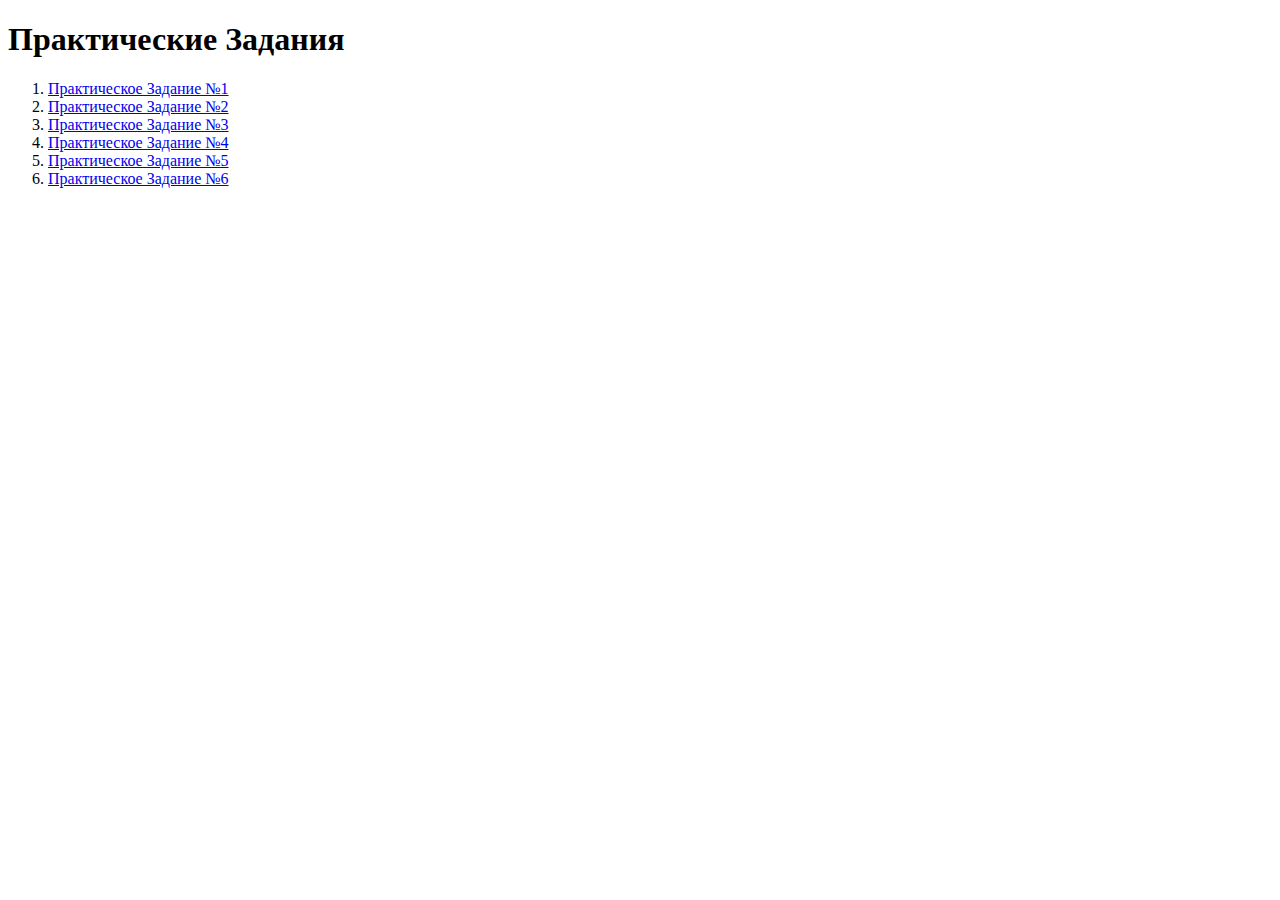
<file: index.html>
<!DOCTYPE html>
<html lang="en">

<head>
    <meta charset="UTF-8">
    <meta name="viewport" content="width=device-width, initial-scale=1.0">
    <title>Практические Задания</title>
</head>

<body>
    <h1>Практические Задания</h1>
    <ol>
        <li><a href="task1.html">Практическое Задание №1</a></li>
        <li><a href="task2.html">Практическое Задание №2</a></li>
        <li><a href="task3.html">Практическое Задание №3</a></li>
        <li><a href="task4.html">Практическое Задание №4</a></li>
        <li><a href="task5.html">Практическое Задание №5</a></li>
        <li><a href="task6.html">Практическое Задание №6</a></li>
    </ol>
</body>

</html>
</file>
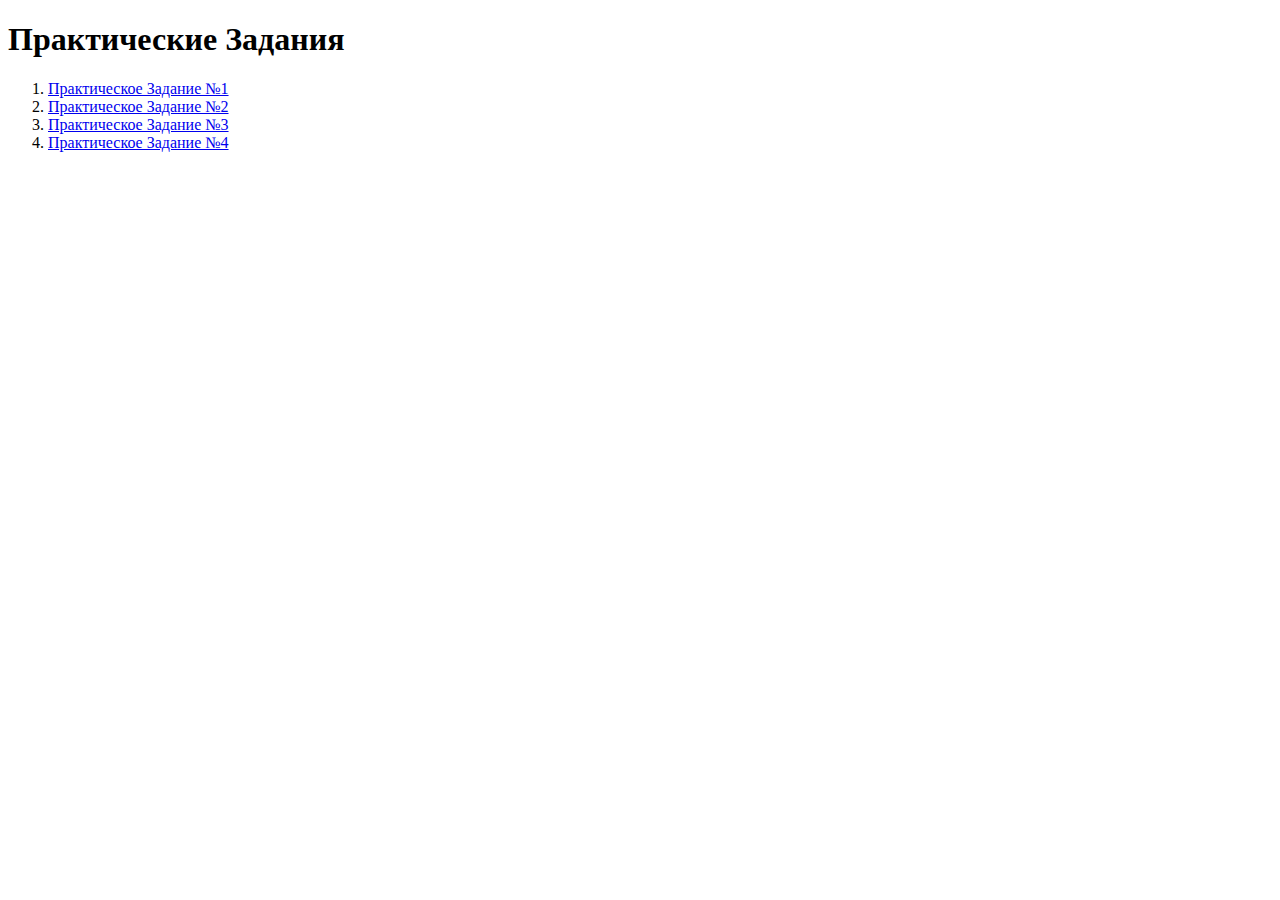
<file: css/index.html>
<!DOCTYPE html>
<html lang="en">

<head>
    <meta charset="UTF-8">
    <meta name="viewport" content="width=device-width, initial-scale=1.0">
    <title>Практические Задания</title>
</head>

<body>
    <h1>Практические Задания</h1>
    <ol>
        <li><a href="task1.html">Практическое Задание №1</a></li>
        <li><a href="task2.html">Практическое Задание №2</a></li>
        <li><a href="task3.html">Практическое Задание №3</a></li>
        <li><a href="task4.html">Практическое Задание №4</a></li>
    </ol>
</body>

</html>
</file>
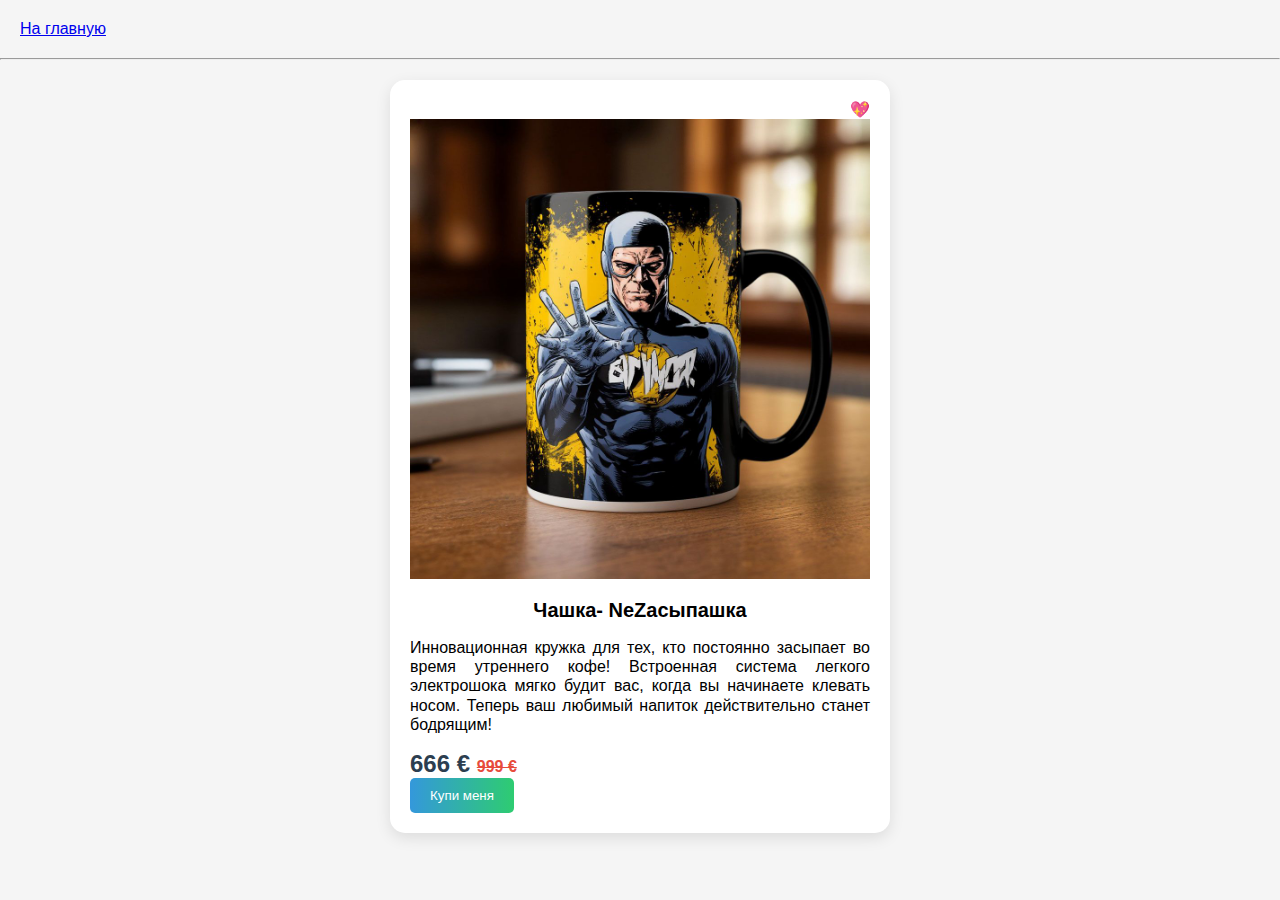
<file: task2.html>
<!DOCTYPE html>
<html lang="en">

<head>
    <meta charset="UTF-8">
    <meta name="viewport" content="width=device-width, initial-scale=1.0">
    <title>Document</title>
    <link rel="stylesheet" href="task2.css">
</head>

<body>
    <a class="back-to-main" href="index.html">На главную</a>
    <hr>

    <div class="card">
        <p class="favorite">
            <a href="#">💖</a>
        </p>
        <img src="456.jpg" alt="">
        <h3>Чашка- NеZасыпашка</h3>
        <p class="info">Инновационная кружка для тех, кто постоянно засыпает во время утреннего кофе! Встроенная система
            легкого электрошока мягко будит вас, когда вы начинаете клевать носом. Теперь ваш любимый напиток
            действительно станет бодрящим!</p>
        <p class="price">666 € <span class="old-price">999 €</span></p>
        <button>Купи меня</button>
    </div>

</body>

</html>
</file>
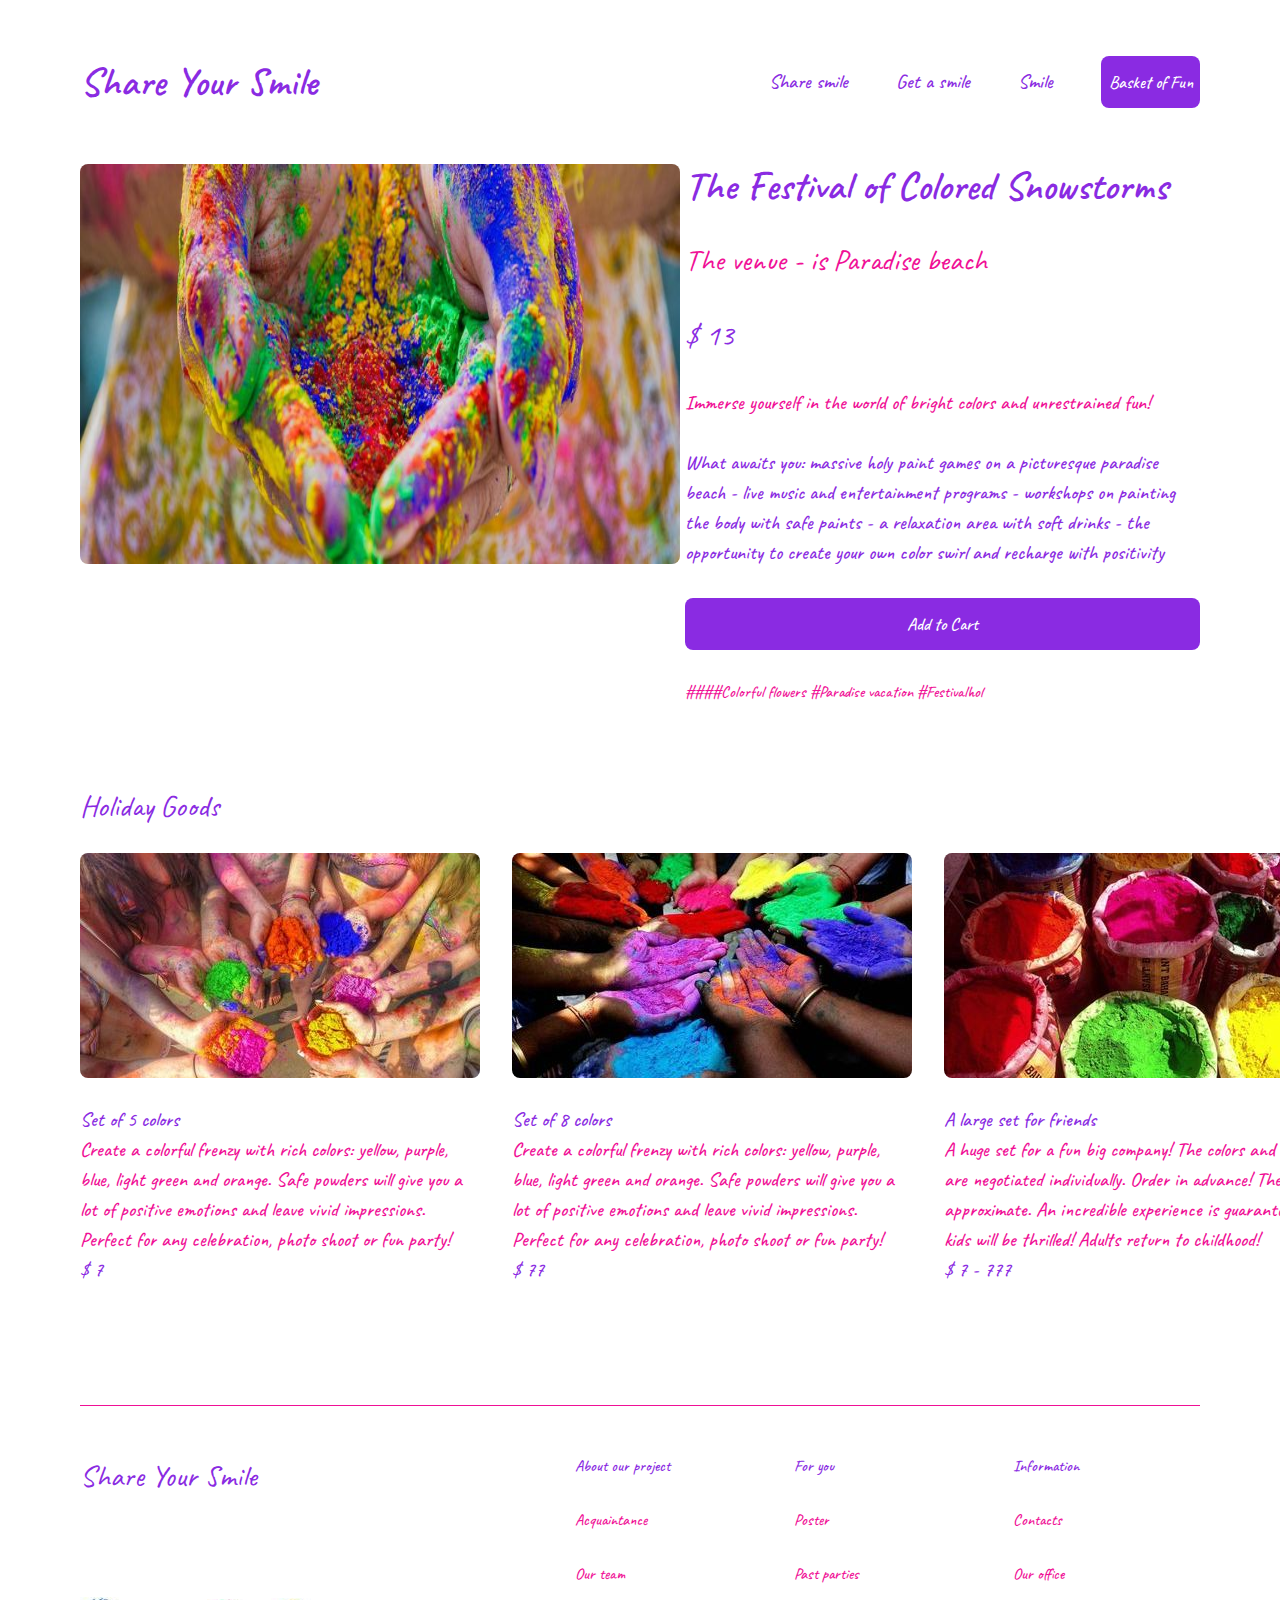
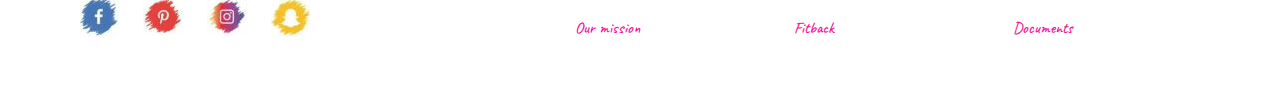
<file: task3.html>
<!DOCTYPE html>
<html lang="en">

<head>
    <meta charset="UTF-8">
    <meta name="viewport" content="width=device-width, initial-scale=1.0">
    <title>Document</title>
    <link rel="stylesheet" href="css/reset.css">
    <link rel="stylesheet" href="css/task3.css">
</head>

<body>
    <header>
        <a class="logo" href="index.html">
            Share Your Smile
        </a>
        <nav>
            <a href="https://i.pinimg.com/originals/51/5d/f4/515df401955f4b4458e34bc819762b3d.jpg">Share smile</a>
            <a href="https://i.pinimg.com/originals/ed/4f/87/ed4f8794058594e5ed190cfc6b7b1cbe.jpg">Get a smile</a>
            <a href="https://i.pinimg.com/736x/1f/d1/68/1fd168b517cd32477caae443c2a0f665.jpg">Smile</a>
            <button>Basket of Fun</button>
        </nav>

    </header>
    <main>
        <section class="hero-product">
            <img src="task3/Hero.jpg" alt="">
            <div class="hero-product-description">
                <h1>The Festival of Colored Snowstorms</h1>
                <h2>The venue - is Paradise beach</h2>
                <p class="hero-product-price">$ 13</p>
                <p class="hero-product-about">Immerse yourself in the world of bright colors and unrestrained fun!
                <p class="hero-product-about-description">What awaits you:
                    massive holy paint games on a picturesque paradise beach
                    - live music and entertainment programs
                    - workshops on painting the body with safe paints
                    - a relaxation area with soft drinks
                    - the opportunity to create your own color swirl and recharge with positivity</p>
                <button>Add to Cart</button>
                <p class="hero-product-additional-details">####Colorful flowers #Paradise vacation #Festivalhol</p>
            </div>

        </section>

        <section class="products">
            <h2>Holiday Goods</h2>
            <div class="product-cards">


                <figure class="product-card">
                    <img src="task3/cards/Card-1.jpg" alt="">
                    <figcaption>
                        <h3>Set of 5 colors</h3>
                        <p class="product-card-about"> Create a colorful frenzy with rich colors: yellow, purple, blue, light green and orange. Safe powders will give you a lot of positive emotions and leave vivid impressions. Perfect for any celebration, photo shoot or fun party!</p>
                        <p class="product-card-price">$ 7</p>
                    </figcaption>
                </figure>


                <figure class="product-card">
                    <img src="task3/cards/Card-2.jpg" alt="">
                    <figcaption>
                        <h3>Set of 8 colors</h3>
                        <p class="product-card-about"> Create a colorful frenzy with rich colors: yellow, purple, blue, light green and orange. Safe powders will give you a lot of positive emotions and leave vivid impressions. Perfect for any celebration, photo shoot or fun party!</p>
                        <p class="product-card-price">$ 77</p>
                    </figcaption>
                </figure>


                <figure class="product-card">
                    <img src="task3/cards/Card-3.jpg" alt="">
                    <figcaption>
                        <h3>A large set for friends</h3>
                        <p class="product-card-about"> A huge set for a fun big company! The colors and quantity are negotiated individually. Order in advance! The price is approximate. An incredible experience is guaranteed!The kids will be thrilled! Adults return to childhood!</p>
                        <p class="product-card-price">$ 7 - 777</p>
                    </figcaption>
                </figure>

            </div>

        </section>
    </main>

    <footer>
        <div class="footer-info">
            <h2>Share Your Smile</h2>

            <div class="social-madia">
                <a href="https://en.wikipedia.org/wiki/Facebook"><img src="task3/icons/icon-1.jpg" alt=""></a>
                <a href="https://ru.pinterest.com/"><img src="task3/icons/icon-2.jpg" alt=""></a>
                <a href="https://en.wikipedia.org/wiki/Instagram"><img src="task3/icons/icon-3.jpg" alt=""></a>
                <a href="https://www.snapchat.com/"><img src="task3/icons/icon-4.jpg" alt=""></a>
            </div>

        </div>

        <div class="footer-links">

            <ul class="footer-links-list">
                <h3>About our project</h3>
                <li><a href="#">Acquaintance</a></li>
                <li><a href="#">Our team</a></li>
                <li><a href="#">Our mission</a></li>
            </ul>

            <ul class="footer-links-list">
                <h3>For you</h3>
                <li><a href="#">Poster</a></li>
                <li><a href="#">Past parties</a></li>
                <li><a href="#">Fitback</a></li>
            </ul>

            <ul class="footer-links-list">
                <h3>Information</h3>
                <li><a href="#">Contacts</a></li>
                <li><a href="#">Our office</a></li>
                <li><a href="#">Documents</a></li>
            </ul>

        </div>
    </footer>


</body>

</html>
</file>
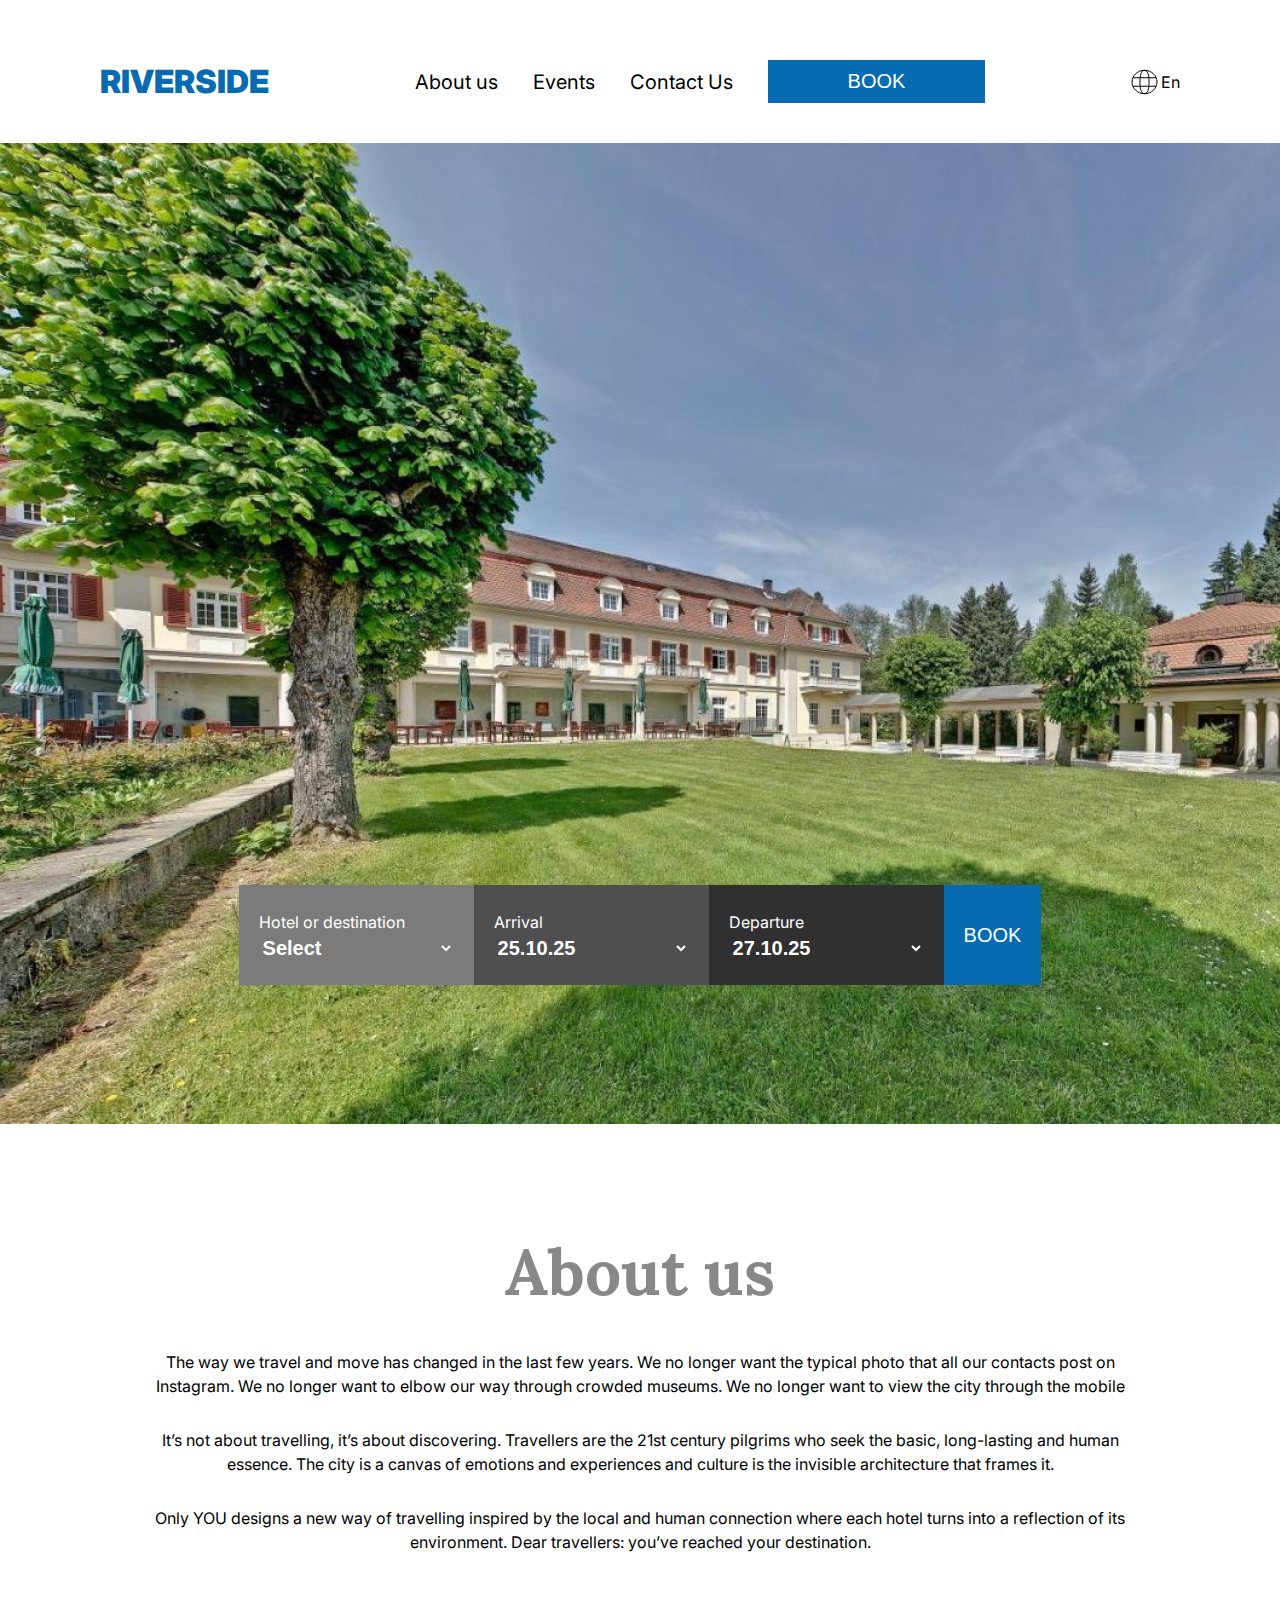
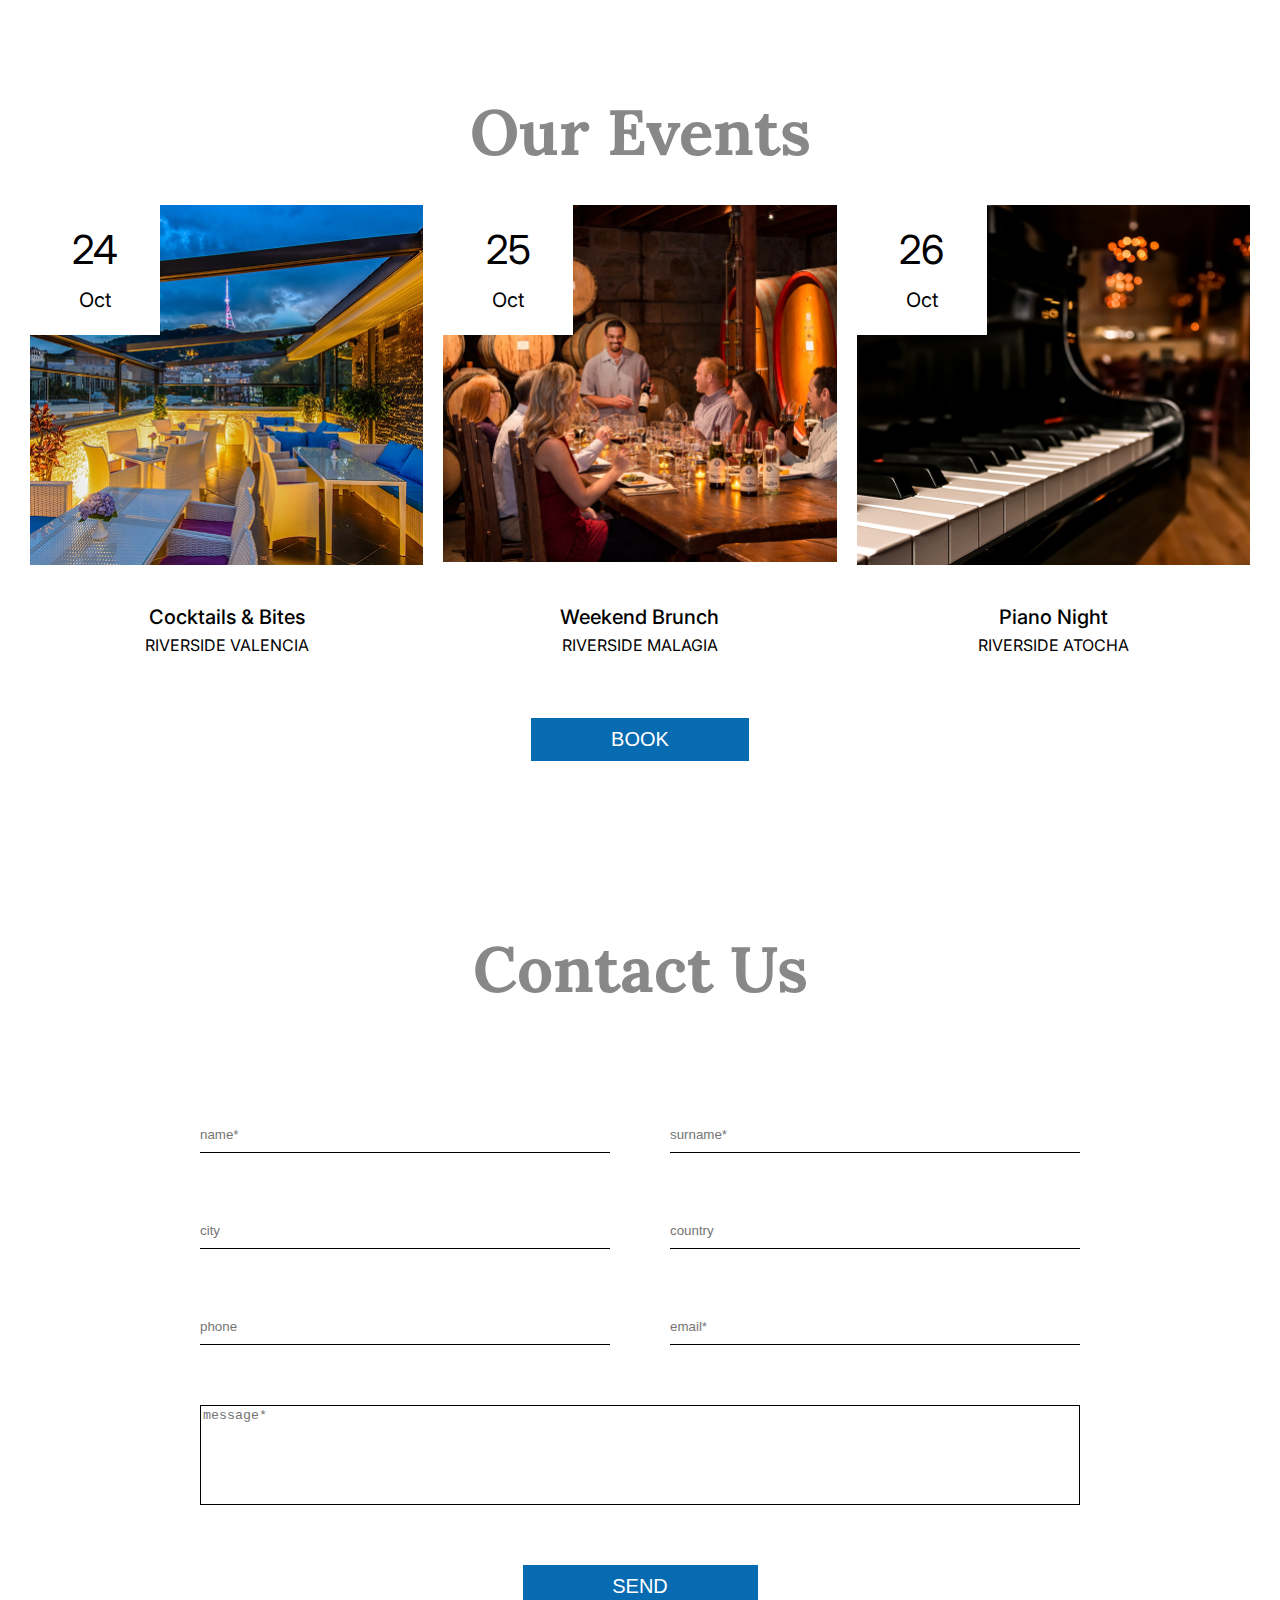
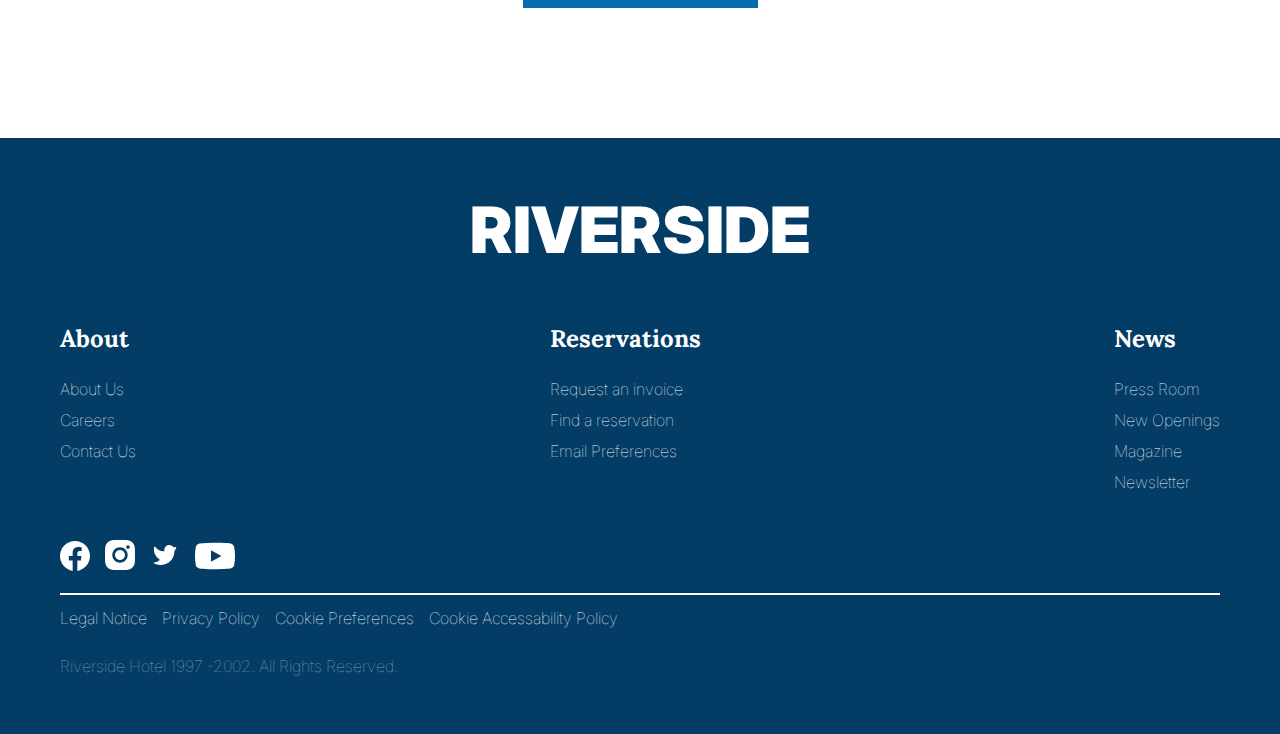
<file: task4.html>
<!DOCTYPE html>
<html lang="en">

<head>
    <meta charset="UTF-8">
    <meta name="viewport" content="width=device-width, initial-scale=1.0">
    <title>Document</title>
    <link rel="stylesheet" href="css/reset.css">
    <link rel="stylesheet" href="css/task4.css">
</head>

<body>
    <header>

        <button class="burger-btn">
            <img src="images/icons/burger-menu.svg" alt="#">
        </button>

        <a href="index.html" class="logo">
            Riverside
        </a>
        <nav>
            <a href="#">About us</a>
            <a href="#">Events</a>
            <a href="#">Contact Us</a>
            <button>book</button>
        </nav>
        <div class="lang">
            <img src="images/icons/lang.svg" alt="Логотип">
            <span>En</span>
        </div>




    </header>

    <main>

        <section class="hero">

            <div class="hero-choose">
                <h4>Hotel or destination</h4>
                <select name="" id="">
                    <option value="">Select</option>
                </select>
            </div>

            <div class="hero-choose">
                <h4>Arrival</h4>
                <select name="" id="">
                    <option value="">25.10.25</option>
                </select>
            </div>

            <div class="hero-choose">
                <h4>Departure</h4>
                <select name="" id="">
                    <option value="">27.10.25</option>
                </select>
            </div>

            <button>Book</button>

            </div>
        </section>

        <section class="about-us">
            <h2 id="about-us">About us</h2>
            <p>The way we travel and move has changed in the last few years. We no longer want the typical photo that
                all our contacts post on Instagram. We no longer want to elbow our way through crowded museums. We no
                longer want to view the city through the mobile</p>
            <p>It’s not about travelling, it’s about discovering. Travellers are the 21st century pilgrims who seek the
                basic, long-lasting and human essence. The city is a canvas of emotions and experiences and culture is
                the invisible architecture that frames it.</p>
            <p>Only YOU designs a new way of travelling inspired by the local and human connection where each hotel
                turns into a reflection of its environment. Dear travellers: you’ve reached your destination.</p>
        </section>

        <section class="our-events">
            <h2 id="our-events">Our Events</h2>
            <div class="cards">

                <div class="card">
                    <img src="images/cards/card-1.png" alt="">
                    <div class="card-body">
                        <h4>Cocktails & Bites</h4>
                        <p>Riverside Valencia</p>
                    </div>
                    <div class="card-date">
                        <span class="card-date-day">24</span>
                        <br>Oct
                    </div>
                </div>

                <div class="card">
                    <img src="images/cards/card-2.png" alt="">
                    <div class="card-body">
                        <h4>Weekend Brunch</h4>
                        <p>Riverside Malagia</p>
                    </div>
                    <div class="card-date">
                        <span class="card-date-day">25</span>
                        <br>Oct
                    </div>
                </div>

                <div class="card">
                    <img src="images/cards/card-3.png" alt="">
                    <div class="card-body">
                        <h4>Piano Night</h4>
                        <p>Riverside Atocha</p>
                    </div>
                    <div class="card-date">
                        <span class="card-date-day">26</span>
                        <br>Oct
                    </div>
                </div>

            </div>

            <button>Book</button>

        </section>

        <section class="contact-us">
            <h2 id="contact-us">Contact Us</h2>

            <form action="" class="contact-form">

                <div class="contact-form-fields">
                    <input type="text" placeholder="name*" required>
                    <input type="text" placeholder="surname*" required>
                    <input type="text" placeholder="city">
                    <input type="text" placeholder="country">
                    <input type="tel" placeholder="phone">
                    <input type="email" placeholder="email*" required>
                </div>

                <textarea name="" id="" required placeholder="message*"></textarea>

                <button>Send</button>

            </form>

        </section>

    </main>

    <footer>

        <section class="footer-body">

            <h3>Riverside</h3>

            <div class="footer-body-links">
                <ul>
                    <h4>About</h4>
                    <li><a href="#">About Us</a></li>
                    <li><a href="#">Careers</a></li>
                    <li><a href="#">Contact Us</a></li>
                </ul>

                <ul>
                    <h4>Reservations</h4>
                    <li><a href="#">Request an invoice</a></li>
                    <li><a href="#">Find a reservation</a></li>
                    <li><a href="#">Email Preferences</a></li>
                </ul>

                <ul>
                    <h4>News</h4>
                    <li><a href="#">Press Room</a></li>
                    <li><a href="#">New Openings</a></li>
                    <li><a href="#">Magazine</a></li>
                    <li><a href="#">Newsletter</a></li>
                </ul>
            </div>

            <div class="footer-social-media">
                <a href="#"><img src="images/icons/facebook.svg" alt=""></a>
                <a href="#"><img src="images/icons/instagram.svg" alt=""></a>
                <a href="#"><img src="images/icons/twitter.svg" alt=""></a>
                <a href="#"><img src="images/icons/youtube.svg" alt=""></a>
            </div>

            <div class="footer-policy">
                <a href="#">Legal Notice</a>
                <a href="#">Privacy Policy</a>
                <a href="#">Cookie Preferences</a>
                <a href="#">Cookie Accessability Policy</a>
            </div>

            <p class="rights">Riverside Hotel 1997 -2002. All Rights Reserved.</p>

        </section>
    </footer>

</body>

</html>
</file>
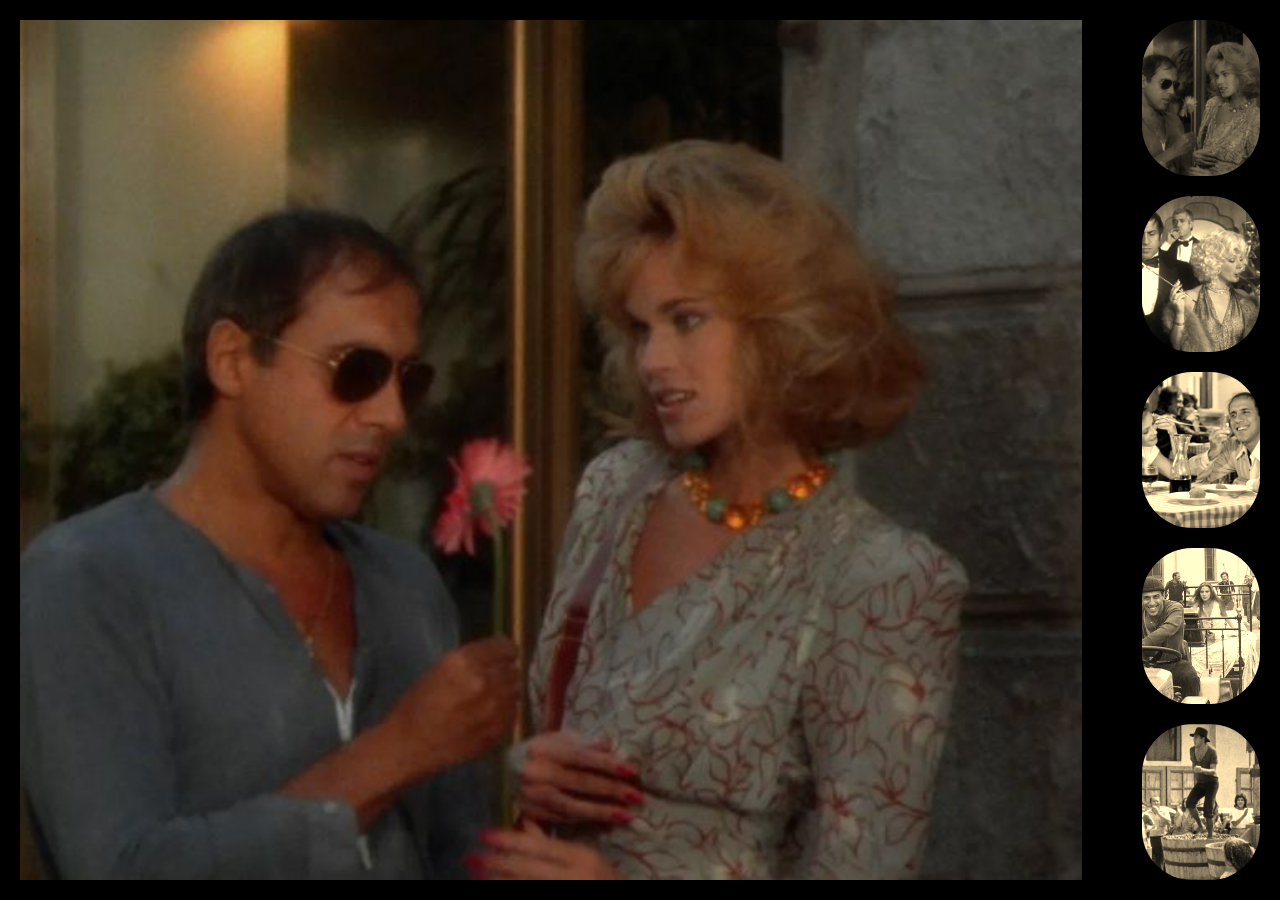
<file: task6.html>
<!DOCTYPE html>
<html lang="en">

<head>
    <meta charset="UTF-8">
    <meta name="viewport" content="width=device-width, initial-scale=1.0">
    <title>Document</title>
    <link rel="stylesheet" href="css/reset.css">
    <link rel="stylesheet" href="css/task6.css">
</head>

<body>

    <section class="gallery">
        <img id="big-image" src="images/gallery/61.jpg" alt="">

        <div class="images">
            <img id="img-1" src="images/gallery/61.jpg" alt="">
            <img id="img-2" src="images/gallery/62.jpg" alt="">
            <img id="img-3" src="images/gallery/63.jpg" alt="">
            <img id="img-4" src="images/gallery/64.jpg" alt="">
            <img id="img-5" src="images/gallery/65.jpg" alt="">
        </div>
    </section>

    <script src="script/task6.js"></script>

</body>

</html>
</file>
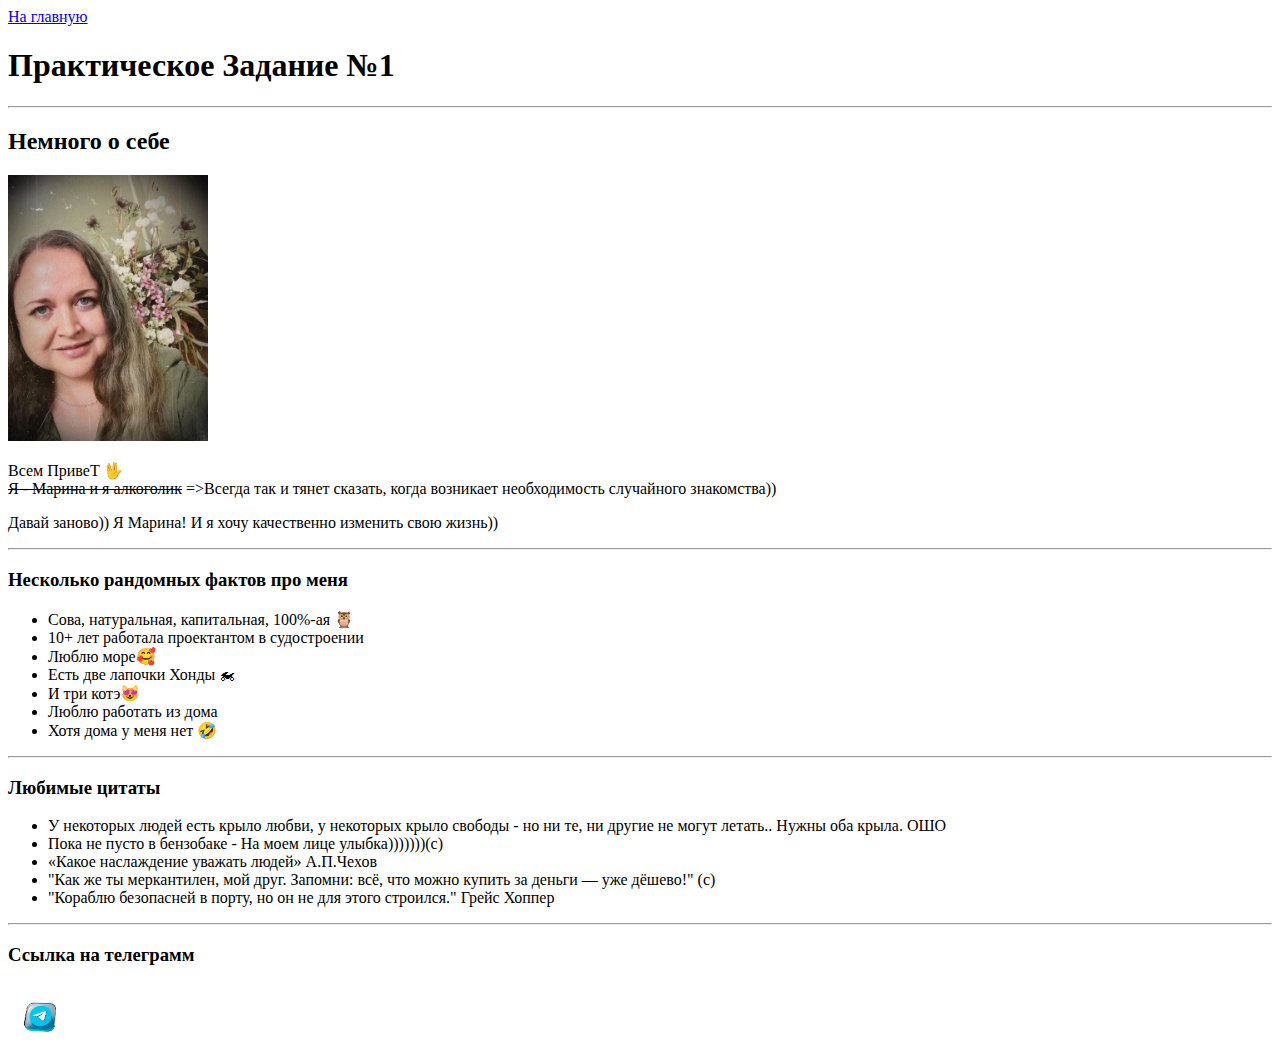
<file: css/task1.html>
<!DOCTYPE html>
<html lang="en">

<head>
    <meta charset="UTF-8">
    <meta name="viewport" content="width=device-width, initial-scale=1.0">
    <title>Практическое Задание №1</title>
</head>

<body>
    <a href="index.html">На главную</a>
    <h1>Практическое Задание №1</h1>
    <hr>
    <h2>Немного о себе</h2>
    <img width="200" src="123.jpg" alt="Моя фотка">
    <p>Всем ПривеT 🖖<br><s>Я - Марина и я алкоголик</s> =>Всегда так и тянет сказать, когда возникает необходимость
        случайного знакомства))</p>
    <p>Давай заново)) Я Марина! И я хочу качественно изменить свою жизнь))</p>
    <hr>
    <h3>Несколько рандомных фактов про меня</h3>
    <ul>
        <li>Сова, натуральная, капитальная, 100%-ая 🦉</li>
        <li>10+ лет работала проектантом в судостроении</li>
        <li>Люблю море🥰</li>
        <li>Есть две лапочки Хонды 🏍</li>
        <li>И три котэ😻</li>
        <li>Люблю работать из дома</li>
        <li>Хотя дома у меня нет 🤣 </li>
    </ul>
    <hr>
    <h3>Любимые цитаты</h3>
    <ul>
        <li>У некоторых людей есть крыло любви, у некоторых крыло свободы - но ни те, ни другие не могут летать.. Нужны
            оба крыла.
            ОШО</li>
        <li>Пока не пусто в бензобаке - На моем лице улыбка)))))))(с)</li>
        <li>«Какое наслаждение уважать людей» А.П.Чехов</li>
        <li>"Как же ты меркантилен, мой друг. Запомни: всё, что можно купить за деньги — уже дёшево!" (с)</li>
                <li>"Кораблю безопасней в порту, но он не для этого строился." Грейс Хоппер</li>
    </ul>
    <hr>
    <h3>Ссылка на телеграмм</h3>
    <a href="https://t.me/KrimetsM">
        <img width="64" src="789.png" alt="Ссылка на телеграмм">
    </a>
</body>

</html>
</file>
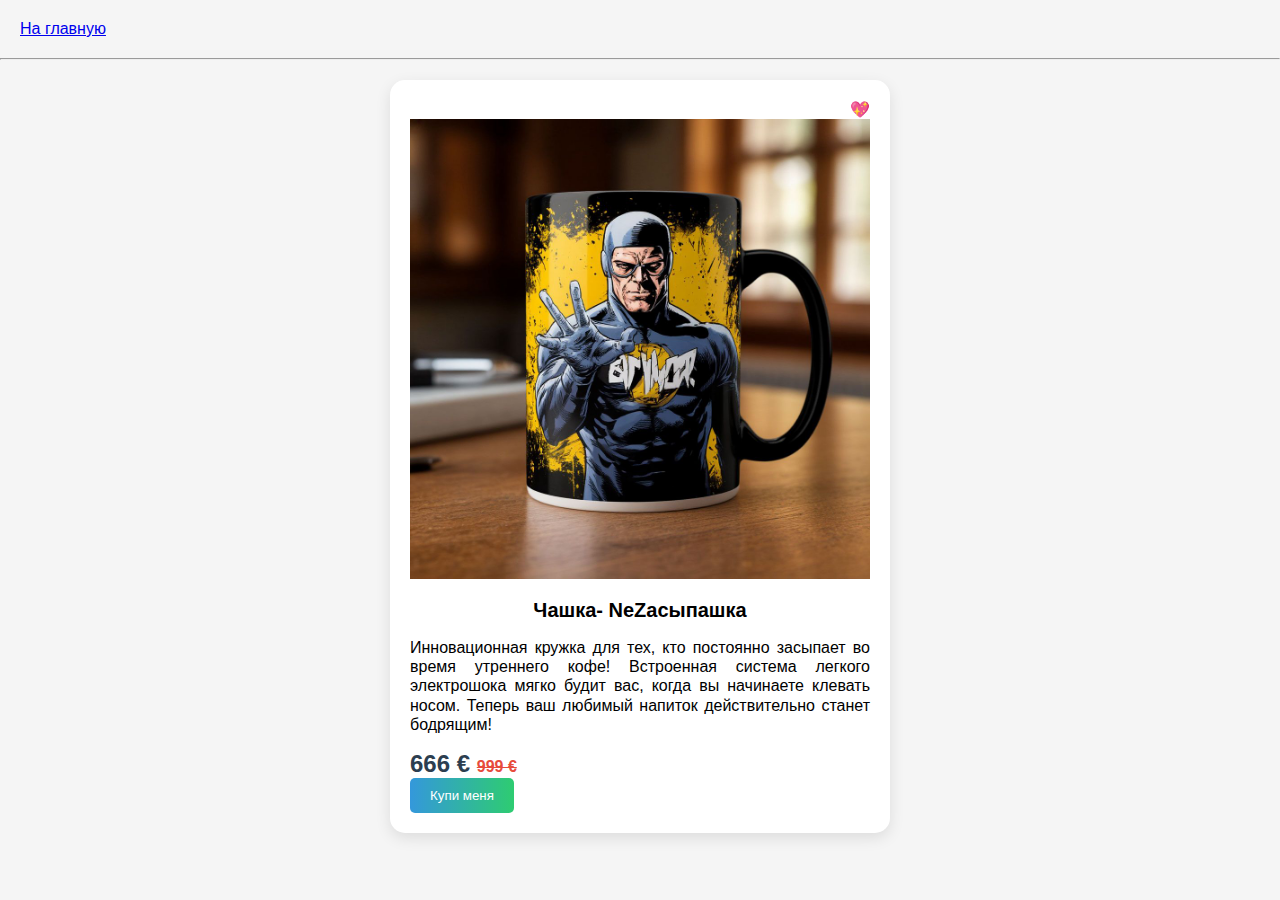
<file: css/task2.html>
<!DOCTYPE html>
<html lang="en">

<head>
    <meta charset="UTF-8">
    <meta name="viewport" content="width=device-width, initial-scale=1.0">
    <title>Document</title>
    <link rel="stylesheet" href="css/task2.css">
</head>

<body>
    <a class="back-to-main" href="index.html">На главную</a>
    <hr>

    <div class="card">
        <p class="favorite">
            <a href="#">💖</a>
        </p>
        <img src="456.jpg" alt="">
        <h3>Чашка- NеZасыпашка</h3>
        <p class="info">Инновационная кружка для тех, кто постоянно засыпает во время утреннего кофе! Встроенная система
            легкого электрошока мягко будит вас, когда вы начинаете клевать носом. Теперь ваш любимый напиток
            действительно станет бодрящим!</p>
        <p class="price">666 € <span class="old-price">999 €</span></p>
        <button>Купи меня</button>
    </div>

</body>

</html>
</file>
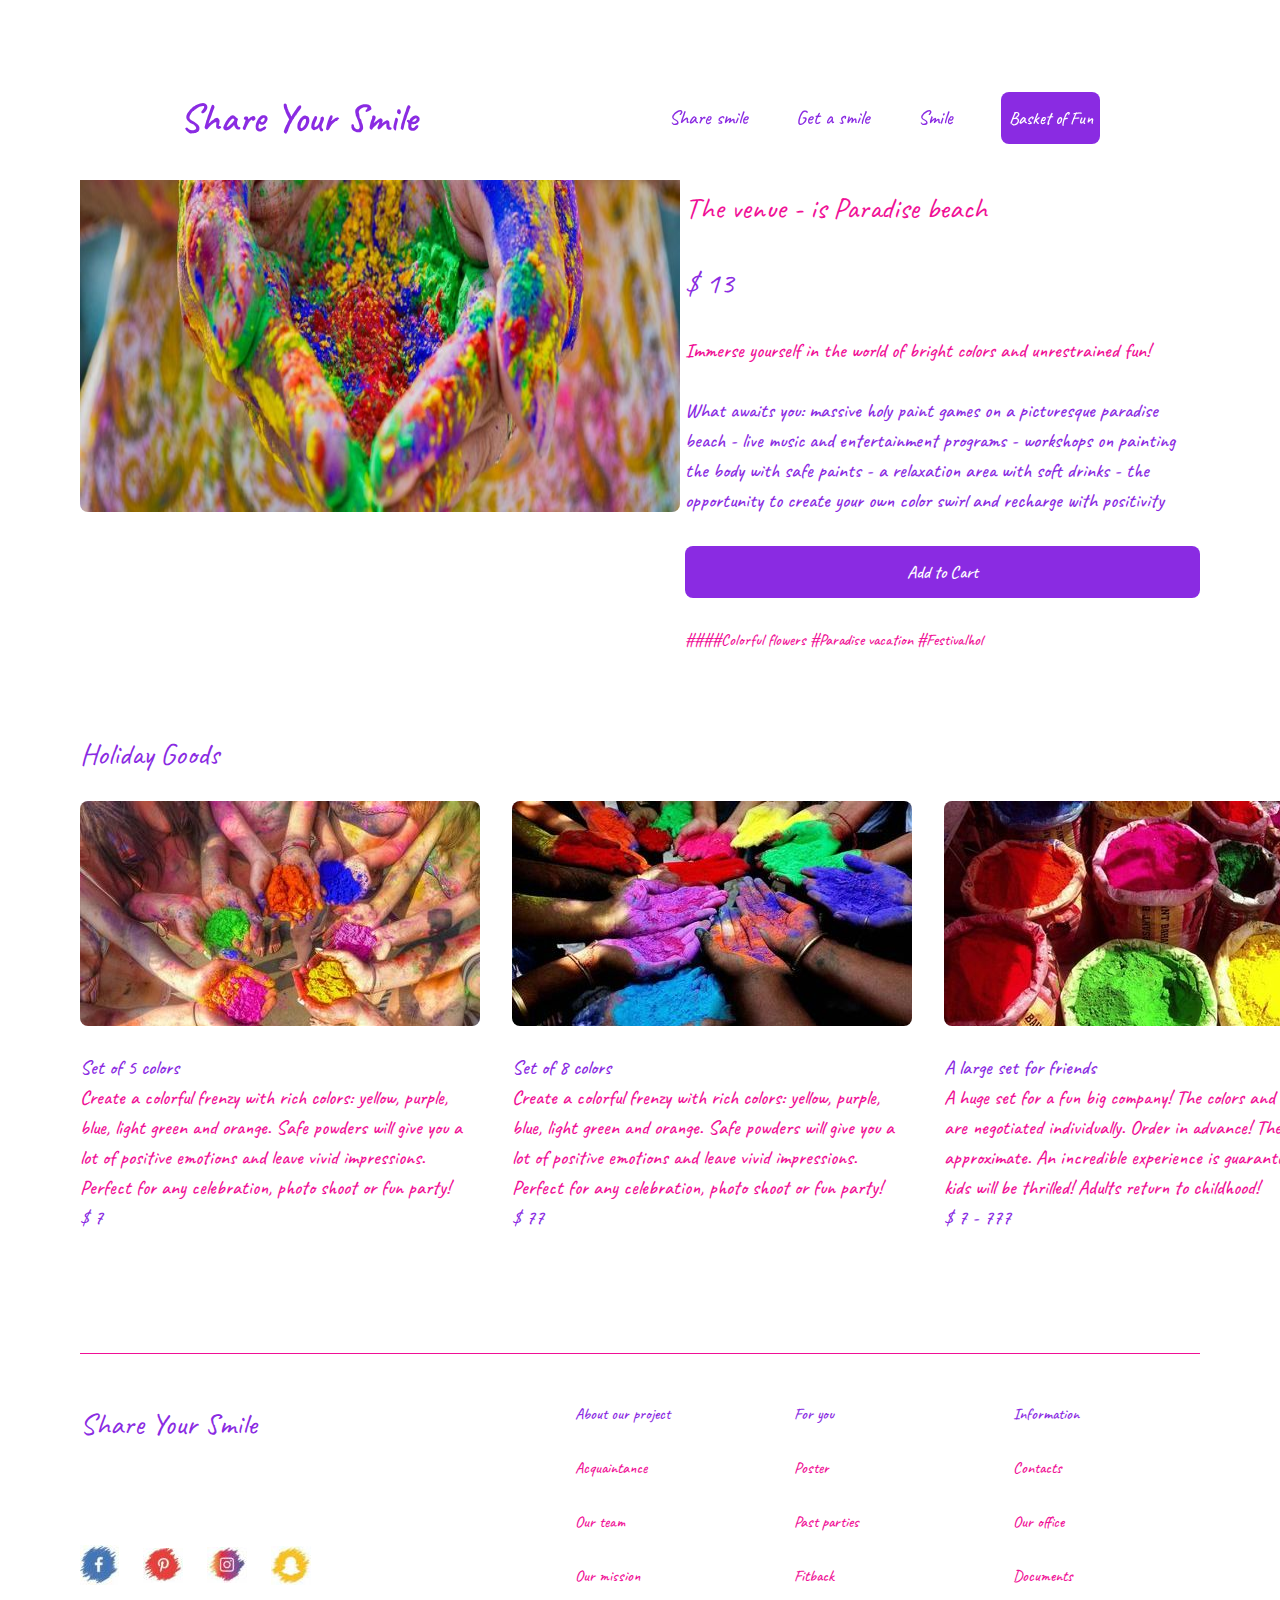
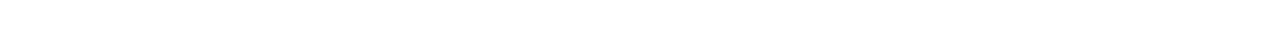
<file: css/task3.html>
<!DOCTYPE html>
<html lang="en">

<head>
    <meta charset="UTF-8">
    <meta name="viewport" content="width=device-width, initial-scale=1.0">
    <title>Document</title>
    <link rel="stylesheet" href="css/reset.css">
    <link rel="stylesheet" href="css/task3.css">
</head>

<body>
    <header>

        <section class="header-main">
            <a class="logo" href="index.html">
                Share Your Smile
            </a>

            <nav>
                <a href="https://i.pinimg.com/originals/51/5d/f4/515df401955f4b4458e34bc819762b3d.jpg">Share smile</a>
                <a href="https://i.pinimg.com/originals/ed/4f/87/ed4f8794058594e5ed190cfc6b7b1cbe.jpg">Get a smile</a>
                <a href="https://i.pinimg.com/736x/1f/d1/68/1fd168b517cd32477caae443c2a0f665.jpg">Smile</a>
                <button>Basket of Fun</button>
            </nav>
        </section>

    </header>
    <main>
        <section class="hero-product">
            <img src="task3/Hero.jpg" alt="">
            <div class="hero-product-description">
                <h1>The Festival of Colored Snowstorms</h1>
                <h2>The venue - is Paradise beach</h2>
                <p class="hero-product-price">$ 13</p>
                <p class="hero-product-about">Immerse yourself in the world of bright colors and unrestrained fun!
                <p class="hero-product-about-description">What awaits you:
                    massive holy paint games on a picturesque paradise beach
                    - live music and entertainment programs
                    - workshops on painting the body with safe paints
                    - a relaxation area with soft drinks
                    - the opportunity to create your own color swirl and recharge with positivity</p>
                <button>Add to Cart</button>
                <p class="hero-product-additional-details">####Colorful flowers #Paradise vacation #Festivalhol</p>
            </div>

        </section>

        <section class="products">
            <h2>Holiday Goods</h2>
            <div class="product-cards">


                <figure class="product-card">
                    <img src="task3/cards/Card-1.jpg" alt="">
                    <figcaption>
                        <h3>Set of 5 colors</h3>
                        <p class="product-card-about"> Create a colorful frenzy with rich colors: yellow, purple, blue,
                            light green and orange. Safe powders will give you a lot of positive emotions and leave
                            vivid impressions. Perfect for any celebration, photo shoot or fun party!</p>
                        <p class="product-card-price">$ 7</p>
                    </figcaption>
                </figure>


                <figure class="product-card">
                    <img src="task3/cards/Card-2.jpg" alt="">
                    <figcaption>
                        <h3>Set of 8 colors</h3>
                        <p class="product-card-about"> Create a colorful frenzy with rich colors: yellow, purple, blue,
                            light green and orange. Safe powders will give you a lot of positive emotions and leave
                            vivid impressions. Perfect for any celebration, photo shoot or fun party!</p>
                        <p class="product-card-price">$ 77</p>
                    </figcaption>
                </figure>


                <figure class="product-card">
                    <img src="task3/cards/Card-3.jpg" alt="">
                    <figcaption>
                        <h3>A large set for friends</h3>
                        <p class="product-card-about"> A huge set for a fun big company! The colors and quantity are
                            negotiated individually. Order in advance! The price is approximate. An incredible
                            experience is guaranteed!The kids will be thrilled! Adults return to childhood!</p>
                        <p class="product-card-price">$ 7 - 777</p>
                    </figcaption>
                </figure>

            </div>

        </section>
    </main>

    <footer>
        <div class="footer-info">
            <h2>Share Your Smile</h2>

            <div class="social-madia">
                <a href="https://en.wikipedia.org/wiki/Facebook"><img src="task3/icons/icon-1.jpg" alt=""></a>
                <a href="https://ru.pinterest.com/"><img src="task3/icons/icon-2.jpg" alt=""></a>
                <a href="https://en.wikipedia.org/wiki/Instagram"><img src="task3/icons/icon-3.jpg" alt=""></a>
                <a href="https://www.snapchat.com/"><img src="task3/icons/icon-4.jpg" alt=""></a>
            </div>

        </div>

        <div class="footer-links">

            <ul class="footer-links-list">
                <h3>About our project</h3>
                <li><a href="#">Acquaintance</a></li>
                <li><a href="#">Our team</a></li>
                <li><a href="#">Our mission</a></li>
            </ul>

            <ul class="footer-links-list">
                <h3>For you</h3>
                <li><a href="#">Poster</a></li>
                <li><a href="#">Past parties</a></li>
                <li><a href="#">Fitback</a></li>
            </ul>

            <ul class="footer-links-list">
                <h3>Information</h3>
                <li><a href="#">Contacts</a></li>
                <li><a href="#">Our office</a></li>
                <li><a href="#">Documents</a></li>
            </ul>

        </div>
    </footer>


</body>

</html>
</file>
<file: task2.css>
*{
    font-family: Arial;
    margin: 0;
    padding: 0;
    box-sizing: border-box;
}

.back-to-main{
    display: block;
    margin: 20px;
    width: max-content;
}

body{
    background: #f5f5f5;
}

.card{
    max-width: 500px;
    width: 100%;
    background: white;
    margin: 20px auto;
    padding: 20px;
    border-radius: 15px;
    box-shadow: 0px 5px 15px rgba(0, 0, 0, .1);
    transition: 0.3s;
}

.card:hover{
transform: scale(1.02);
}

.card .favorite{
text-align: right;
}

.card .favorite a{
    text-decoration: none;
}

.card img{
    width: 100%;
}

.card h3{
    margin: 16px 0px;
    font-size: 20px;
    text-align: center;
}

.card .info{
    line-height: 1.2;
    text-align: justify;
    margin: 16px 0px;
}

.card .price{
    color: #2c3e50;
    font-weight: bold;
    font-size: 24px;
   }

.card .old-price{
    color: #e74c3c;
    text-decoration: line-through;
    font-size: 16px;
}

.card button{
    background: linear-gradient(to right, #3498db, #2ecc71);
    color: white;
    border: none;
    padding: 10px 20px;
    border-radius: 5px;
    cursor: pointer;
}

.card button:hover{
    filter: brightness(0.9);
}
</file>
<file: css/task3.css>
@import url(https://fonts.googleapis.com/css?family=Caveat:regular);


* {
    box-sizing: border-box;
}

body{
    font-family: "Caveat", sans-serif;
    max-width: 1440px;
    margin: 0 auto;
    padding: 56px 80px;
}

header{
    display: flex;
    justify-content: space-between;
    align-items: center;
}

header nav a,
.hero-product-about,
.hero-product-additional-details,
.product-card figcaption,
.hero-product-about-description {
    color: blueviolet;
    text-decoration: none;
    font-weight: 500;
    font-size: 20px;
    line-height: 150%;
}

header nav{
    display: flex;
    gap: 48px;
    align-items: center;
}

header button,
.hero-product-description button{
    font-family: "Caveat", sans-serif;
    background: blueviolet;
    color: white;
    width: 99px;
    height: 52px;
    border-radius: 8px;
    border: none;
    cursor: pointer;
    font-size: 18px;
    font-weight: 500;
}

.hero-product{
    margin: 56px 0px 80px;
    display: flex;
    justify-content: space-between;
    }

.hero-product-description{
    display: flex;
    flex-direction: column;
    gap: 30px;
    max-width: 515px;
}

.logo,
h1{
    font-size: 40px;
    font-weight: 600;
    line-height: 110%;
    text-decoration: none;
    color: blueviolet;
}

.hero-product-description h2, 
.hero-product-price,
.products h2,
.footer-info h2{
    font-size: 30px;
    line-height: 150%;
    color: blueviolet;
}

.hero-product-description h2,
.hero-product-about,
.hero-product-additional-details,
.product-card-about{
    color: #f01096;
}

.hero-product-description button{
    width: unset;
}

.hero-product img{
    max-width: 600px;
    max-height: 400px;
    border-radius: 8px;
    
}

.hero-product img:hover {
    transform: scale(1.3);
}

.hero-product-additional-details{
    font-size: 16px;
}

.product-cards{
    margin: 24px 0px 120px;
    display: flex;
    gap: 32px;
}

.product-card img{
    border-radius: 8px;
}

.product-card{
    flex: auto;
}

.product-card figcaption{
    margin-top: 24px;
}

footer{
    display: flex;
    justify-content: space-between;
    border-top: 1px solid #f01096;
    padding-top: 48px;
}

.footer-links{
display: flex;
gap: 32px;
}

.footer-links-list{
    display: flex;
    flex-direction: column;
    gap: 30px;
    width: 187px;
}

.footer-links-list a, .footer-links h3{
    font-weight: 500;
    line-height: 150%;
    color: #f01096;
    text-decoration: none;
}

.footer-links h3{
    color: blueviolet;
}

.footer-info{
    display: flex;
    justify-content: space-between;
    flex-direction: column;
}

.social-madia{
    display: flex;
    align-items: center;
    gap: 24px;
}

.social-madia img:hover{
    transform: scale(0.6);
}

header button:hover{
    transform: scale(1.1);
}
.hero-product-description button:hover{
    transform: scale(1.1);
}

.product-card:hover{
    transform: scale(1.1); 
}
</file>
<file: css/task4.css>
@import url('https://fonts.googleapis.com/css2?family=Inter:ital,opsz,wght@0,14..32,100..900;1,14..32,100..900&family=Lora:ital,wght@0,400..700;1,400..700&display=swap');

* {
    box-sizing: border-box;
}

body {
    font-family: "inter", sans-serif;
}

a {
    text-decoration: none;
}

header {
    max-width: 1500px;
    margin: 0 auto;
    padding: 60px 100px 40px;
    display: flex;
    align-items: center;
    justify-content: space-between;
}

.logo {
    font-size: 32px;
    text-transform: uppercase;
    font-weight: 900;
    color: #076bb2;
}

nav {
    display: flex;
    align-items: center;
    gap: 35px;
}

nav a {
    color: black;
    font-size: 20px;
}

button {
    background: #076bb2;
    color: white;
    border: none;
    text-transform: uppercase;
    padding: 10px 80px;
    font-size: 20px;
    cursor: pointer;
}

.lang {
    display: flex;
    align-items: center;
    gap: 3px;
}

.burger-btn {
    background: transparent;
    padding: 0;
    display: none;
}

.hero {
    height: 981px;
    background: url(../images/hero.png);
    background-size: cover;
    display: flex;
    align-items: end;
    justify-content: center;
    padding-bottom: 139px;
}

.hero-choose {
    padding: 24px 20px;
    width: 235px;
    height: 100px;
    color: white;
    display: flex;
    flex-direction: column;
    justify-content: center;
}

.hero-choose:nth-child(1) {
    background: #7B7B7B;
}

.hero-choose:nth-child(2) {
    background: #504F4F;
}

.hero-choose:nth-child(3) {
    background: #303030;
}

.hero-choose h4 {
    line-height: 160%;
}

.hero-choose select {
    background: transparent;
    border: none;
    color: white;
    font-size: 20px;
    font-weight: 600;
}

.hero button {
    height: 100px;
    padding: 20px;
}

.about-us {
    margin: 100px;
    max-width: 1080px;
    text-align: center;
    padding: 0px 30px;
    line-height: 150%;
    text-align: center;
}

h2 {
    font-size: 64px;
    color: #888;
    font-family: "Lora", serif;
    font-weight: 700;
    line-height: 150%;
    text-align: center;
}

.about-us p {
    margin: 30px 0px;
    color: black;
}

.our-events {
    text-align: center;
    padding: 30px;
}

.cards {
    display: grid;
    grid-template-columns: repeat(3, 1fr);
    max-width: 1300px;
    margin: 25px auto;
    gap: 20px;
}

.card {
    position: relative;
}

.card-date {
    position: absolute;
    top: 0;
    left: 0;
    background: white;
    width: 130px;
    height: 130px;
    display: flex;
    flex-direction: column;
    align-items: center;
    justify-content: center;
    font-size: 20px;
}

.card-date-day {
    font-size: 40px;
}

.card img {
    width: 100%;
    height: 360px;
    object-fit: cover;
}

.card-body {
    padding: 40px;
    text-align: center;
    display: flex;
    flex-direction: column;
    gap: 10px;
    text-transform: uppercase;
}

.card-body h4 {
    font-size: 20px;
    font-weight: 500;
    text-transform: none;
}

.contact-us {
    max-width: 940px;
    margin: 100px auto;
    padding: 30px;
}

.contact-form {
    display: flex;
    flex-direction: column;
    gap: 60px;
}

.contact-form-fields {
    display: grid;
    grid-template-columns: repeat(2, 1fr);
    gap: 60px;
    margin-top: 100px;
}

.contact-form-fields input {
    border: none;
    border-bottom: 1px solid black;
    padding: 10px 0px;
    outline: none;
}

.contact-form textarea {
    resize: none;
    height: 100px;
    border: 1px solid black;
    outline: none;
}

.contact-form button {
    width: 235px;
    display: block;
    margin: 0 auto;
}

footer {
    background: #033C65;
    padding: 60px;
}

.footer-body {
    max-width: 1160px;
    margin: 0 auto;
    color: white;
}

.footer-body h3 {
    color: white;
    font-size: 64px;
    text-align: center;
    text-transform: uppercase;
    font-weight: 900;
}

.footer-body-links {
    display: flex;
    justify-content: space-between;
    padding: 65px 0px 30px;
}

.footer-body-links ul {
    display: flex;
    flex-direction: column;
    gap: 15px;
}

.footer-body-links a {
    font-weight: 100;
    color: white;
}

.footer-body-links h4 {
    margin-bottom: 15px;
    font-family: "Lora", serif;
    font-weight: 700;
    font-size: 24px;
}

.footer-social-media {
    display: flex;
    align-items: center;
    gap: 15px;
    margin: 20px 0px;
}

.footer-policy {
    display: flex;
    align-items: center;
    gap: 15px;
    border-top: 2px solid white;
    padding: 15px 0px 32px;
}

.footer-policy a {
    color: white;
    font-weight: 100;
}

.rights {
    font-weight: 100;
    opacity: 0.5;
}

@media screen and (max-width: 992px) {

    .burger-btn {
        display: block;
    }

    nav {
        display: none;
    }

    .cards {
        grid-template-columns: repeat(1, 1fr);
    }

    .card img {
        height: 60vw;
    }
}

@media screen and (max-width: 768px) {
    .hero {
        flex-direction: column;
        align-items: center;
        justify-content: end;
    }

    .hero bottom {
        width: 235px;
    }

    .contact-form-fields {
        grid-template-columns: repeat(1, 1fr);
        gap: 30px;
        margin-top: 40px;
    }

    .contact-form {
        gap: 30px;
    }
}

@media screen and (max-width: 550px) {

    .footer-body-links,
    .footer-policy,
    .footer-social-media,
    .rights {
        display: none;
    }

    .footer-body h3 {
        font-size: 32px;
    }
}

@media screen and (max-width: 450px) {
    header {
        padding: 30px;
    }

    .logo {
        font-size: 16px;
    }

    h2 {
        font-size: 20px;
    }

    .about-us p {
        font-size: 14px;
        margin: 14px 0px;
        color: #303030;
    }

    .card-date {
        width: 70px;
        height: 70px;
        font-size: 16px;
    }

    .card-date-day {
        font-size: 20px;
    }
}
</file>
<file: css/task6.css>
* {
    box-sizing: border-box;
}

body {
    background: black;
    padding: 20px;
    height: 100vh;
}

.gallery {
    width: 100%;
    height: 100%;
    display: grid;
    grid-template-columns: 9fr 1fr;
    gap: 60px;
}

.gallery img {
    width: 100%;
    height: 100%;
    object-fit: cover;
}

.images {
    display: flex;
    flex-direction: column;
    gap: 20px;
}

.images img {
    border-radius: 50px;
    filter: sepia(1);
    transition: 0.5s;
    cursor: pointer;
}

.images img:hover {
    filter: sepia(0);
}
</file>
<file: css/css/task2.css>
* {
    font-family: Arial;
    margin: 0;
    padding: 0;
    box-sizing: border-box;
}

.back-to-main {
    display: block;
    margin: 20px;
    width: max-content;
}

body {
    background: #f5f5f5;
}

.card {
    max-width: 500px;
    width: 100%;
    background: white;
    margin: 20px auto;
    padding: 20px;
    border-radius: 15px;
    box-shadow: 0px 5px 15px rgba(0, 0, 0, .1);
    transition: 0.3s;
}

.card:hover {
    transform: scale(1.02);
}

.card .favorite {
    text-align: right;
}

.card .favorite a {
    text-decoration: none;
}

.card img {
    width: 100%;
}

.card h3 {
    margin: 16px 0px;
    font-size: 20px;
    text-align: center;
}

.card .info {
    line-height: 1.2;
    text-align: justify;
    margin: 16px 0px;
}

.card .price {
    color: #2c3e50;
    font-weight: bold;
    font-size: 24px;
}

.card .old-price {
    color: #e74c3c;
    text-decoration: line-through;
    font-size: 16px;
}

.card button {
    background: linear-gradient(to right, #3498db, #2ecc71);
    color: white;
    border: none;
    padding: 10px 20px;
    border-radius: 5px;
    cursor: pointer;
}

.card button:hover {
    filter: brightness(0.9);
}
</file>
<file: css/css/task3.css>
@import url(https://fonts.googleapis.com/css?family=Caveat:regular);


* {
    box-sizing: border-box;
}

body {
    font-family: "Caveat", sans-serif;
    max-width: 1440px;
    margin: 0 auto;
    padding: 56px 80px;
}

header {
    position: sticky;
    top: 0;
}

.header-main {
    padding: 36px 100px;
    display: flex;
    justify-content: space-between;
    align-items: center;
    background: white;
    box-shadow: 2px 4px 8px rgba(0, 0, 0, 0);
    position: absolute;
    width: 100%;
}


header nav a,
.hero-product-about,
.hero-product-additional-details,
.product-card figcaption,
.hero-product-about-description {
    color: blueviolet;
    text-decoration: none;
    font-weight: 500;
    font-size: 20px;
    line-height: 150%;
}

header nav {
    display: flex;
    gap: 48px;
    align-items: center;
}

header button,
.hero-product-description button {
    font-family: "Caveat", sans-serif;
    background: blueviolet;
    color: white;
    width: 99px;
    height: 52px;
    border-radius: 8px;
    border: none;
    cursor: pointer;
    font-size: 18px;
    font-weight: 500;
}

.hero-product {
    margin: 56px 0px 80px;
    display: flex;
    justify-content: space-between;
}

.hero-product-description {
    display: flex;
    flex-direction: column;
    gap: 30px;
    max-width: 515px;
}

.logo,
h1 {
    font-size: 40px;
    font-weight: 600;
    line-height: 110%;
    text-decoration: none;
    color: blueviolet;
}

.hero-product-description h2,
.hero-product-price,
.products h2,
.footer-info h2 {
    font-size: 30px;
    line-height: 150%;
    color: blueviolet;
}

.hero-product-description h2,
.hero-product-about,
.hero-product-additional-details,
.product-card-about {
    color: #f01096;
}

.hero-product-description button {
    width: unset;
}

.hero-product img {
    max-width: 600px;
    max-height: 400px;
    border-radius: 8px;

}

.hero-product img:hover {
    transform: scale(1.3);
}

.hero-product-additional-details {
    font-size: 16px;
}

.product-cards {
    margin: 24px 0px 120px;
    display: flex;
    gap: 32px;
}

.product-card img {
    border-radius: 8px;
}

.product-card {
    flex: auto;
}

.product-card figcaption {
    margin-top: 24px;
}

footer {
    display: flex;
    justify-content: space-between;
    border-top: 1px solid #f01096;
    padding-top: 48px;
}

.footer-links {
    display: flex;
    gap: 32px;
}

.footer-links-list {
    display: flex;
    flex-direction: column;
    gap: 30px;
    width: 187px;
}

.footer-links-list a,
.footer-links h3 {
    font-weight: 500;
    line-height: 150%;
    color: #f01096;
    text-decoration: none;
}

.footer-links h3 {
    color: blueviolet;
}

.footer-info {
    display: flex;
    justify-content: space-between;
    flex-direction: column;
}

.social-madia {
    display: flex;
    align-items: center;
    gap: 24px;
}

.social-madia img:hover {
    transform: scale(0.6);
}

header button:hover {
    transform: scale(1.1);
}

.hero-product-description button:hover {
    transform: scale(1.1);
}

.product-card:hover {
    transform: scale(1.1);
}
</file>
